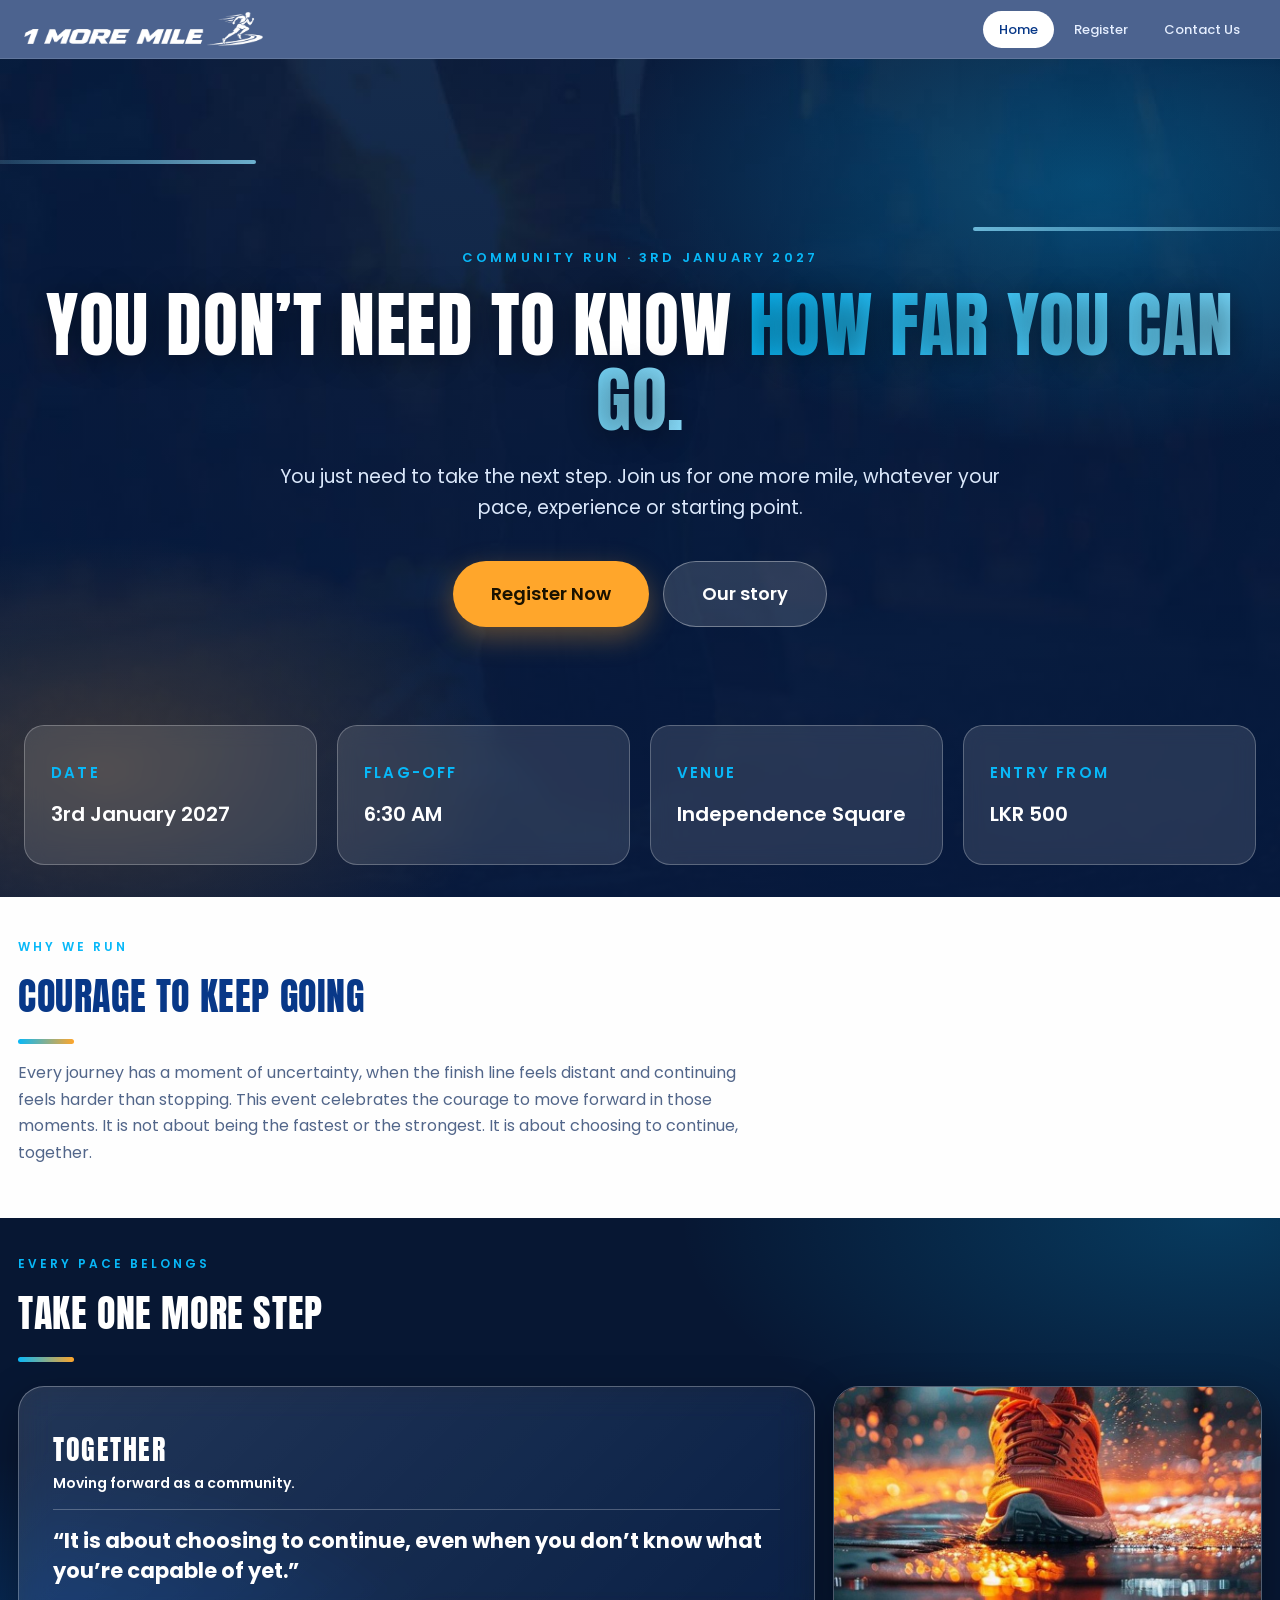
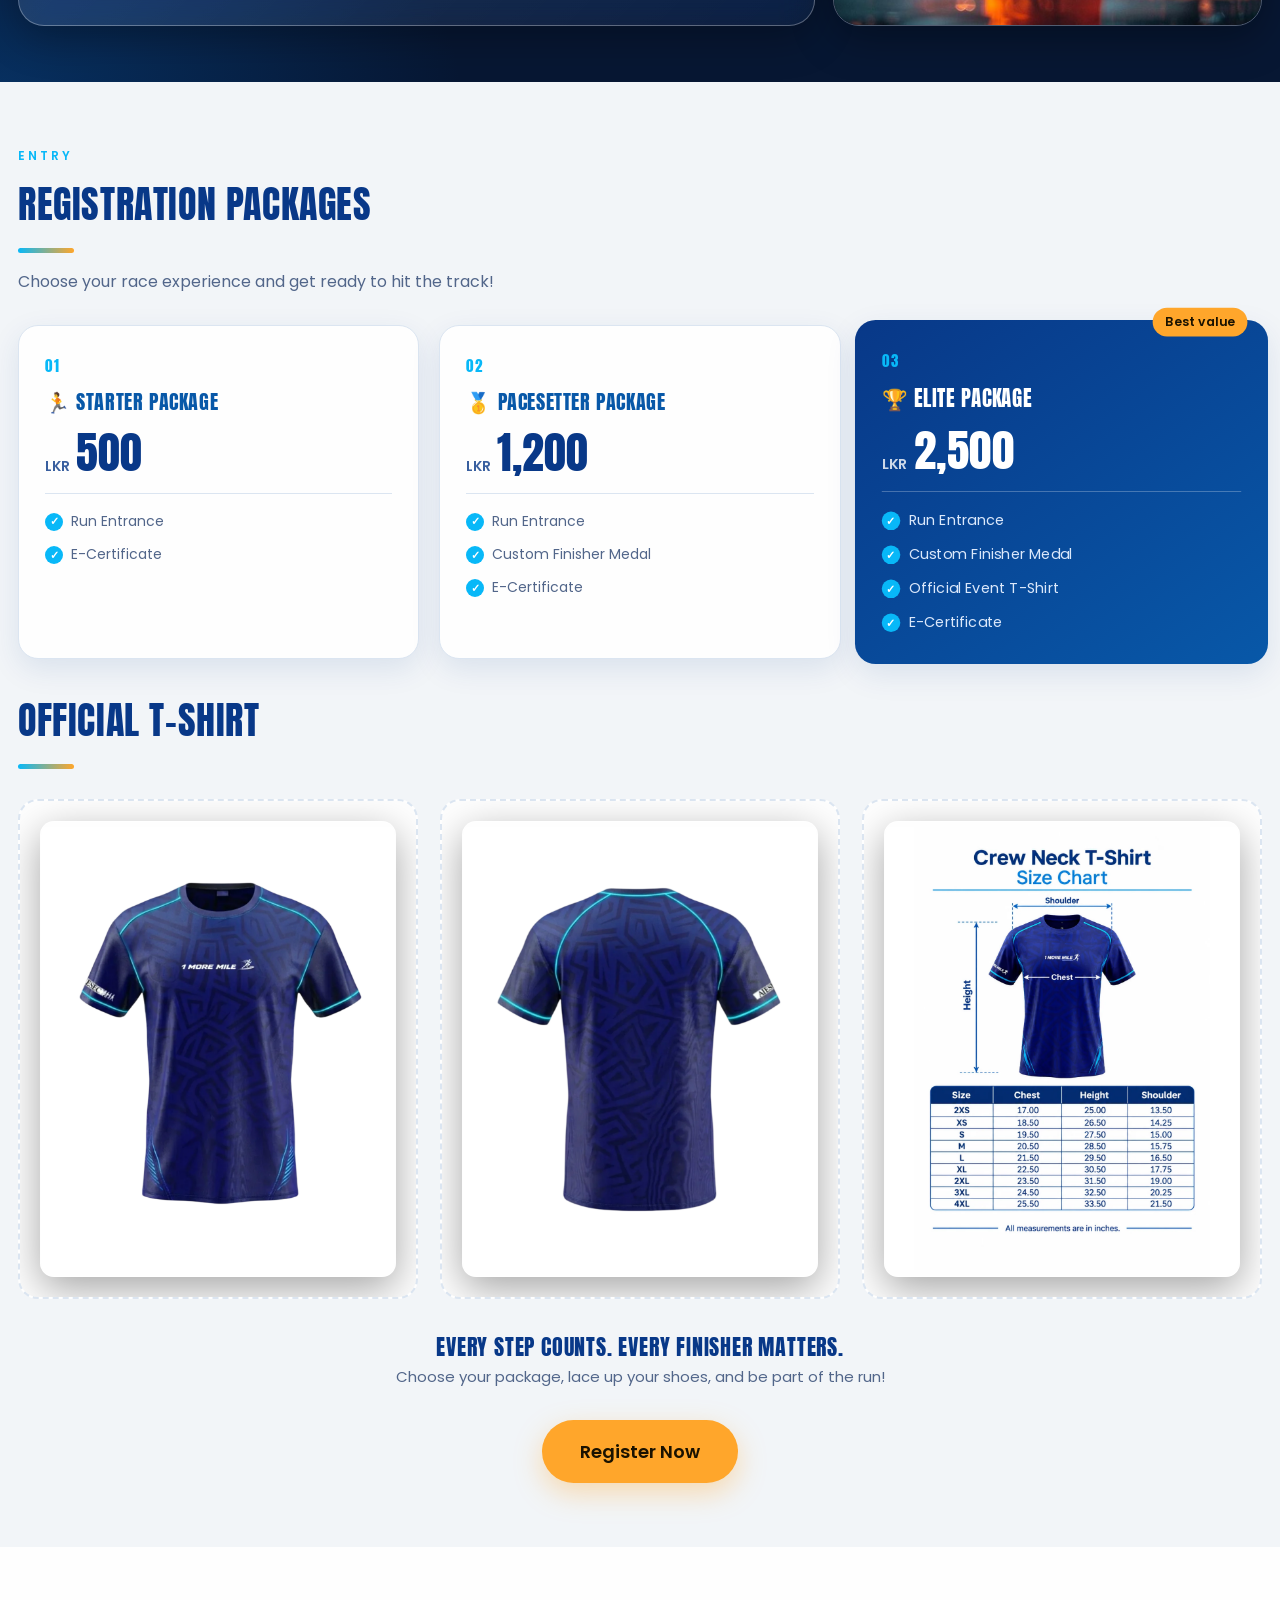
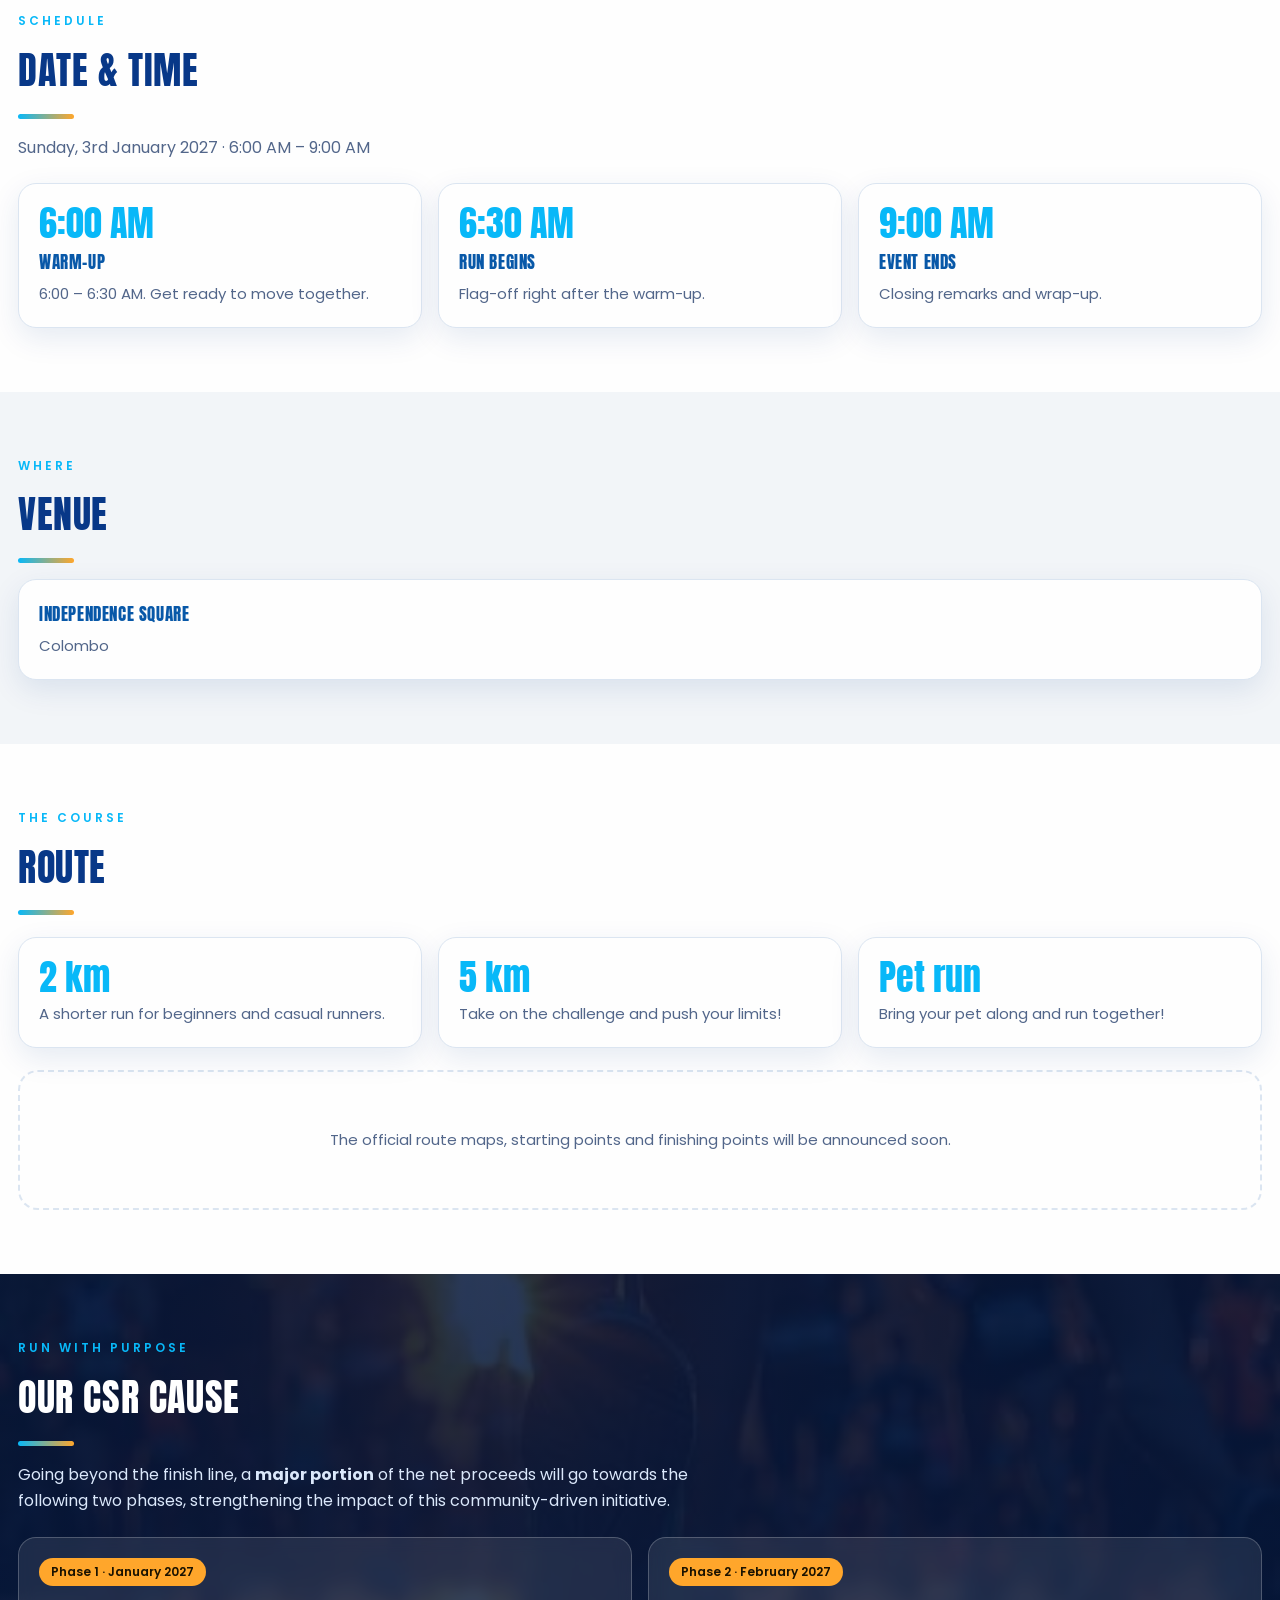
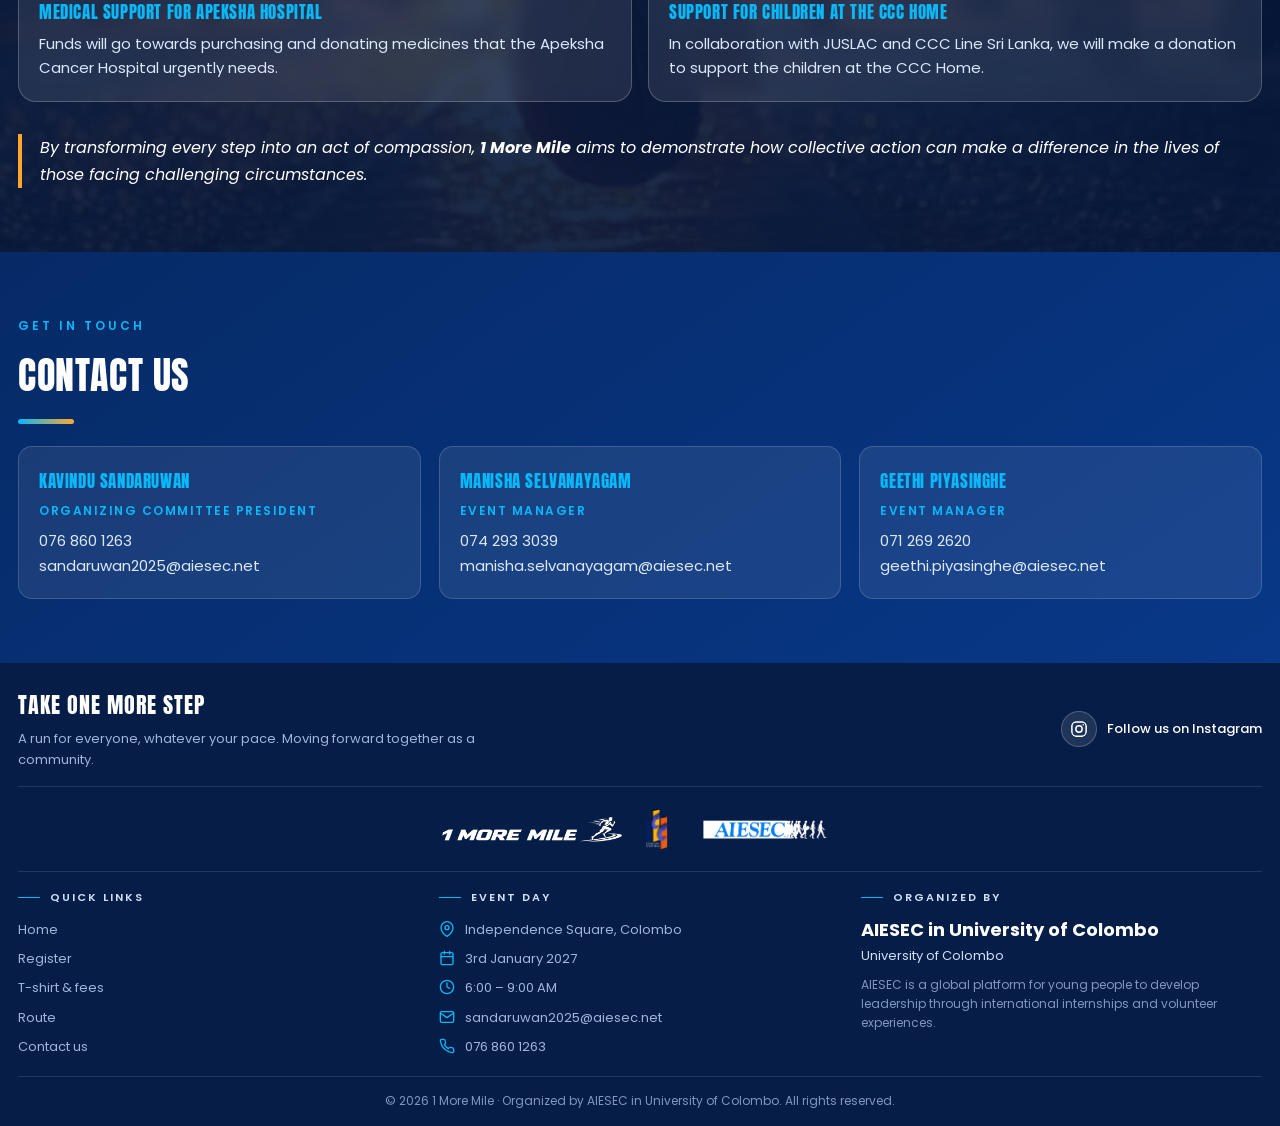
<file: index.html>
<!DOCTYPE html>
<html lang="en">
<head>
<meta charset="UTF-8">
<meta name="viewport" content="width=device-width, initial-scale=1, viewport-fit=cover">
<title>1 More Mile – Community Run</title>
<link rel="icon" href="images/favicon.ico" sizes="any">
<link rel="icon" type="image/png" sizes="32x32" href="images/favicon-32.png">
<link rel="apple-touch-icon" href="images/apple-touch-icon.png">
<link rel="preconnect" href="https://fonts.googleapis.com">
<link href="https://fonts.googleapis.com/css2?family=Anton&family=Poppins:wght@400;500;600&display=swap" rel="stylesheet">
<link rel="stylesheet" href="css/style.css">
</head>
<body>

<nav>
  <img class="nav-logo" src="images/logo-one-line-white.png" alt="1 More Mile" onclick="goHome()">
  <ul>
    <li><a id="nav-home" onclick="goHome()">Home</a></li>
    <li><a id="nav-register" onclick="goRegister()">Register</a></li>
    <li><a id="nav-contact" onclick="goContact()">Contact Us</a></li>
  </ul>
</nav>

<!-- ============ PAGE 1: LANDING ============ -->
<main id="view-home">
  <header class="hero">
    <!-- Background photo: replace images/hero.jpg to change it -->
    <img class="bg-img" src="images/hero.jpg" alt="">
    <div class="shade"></div>
    <span class="eyebrow">Community Run &middot; 3rd January 2027</span>
    <h1>You don’t need to know <span>how far you can go.</span></h1>
    <p>You just need to take the next step. Join us for one more mile, whatever your pace, experience or starting point.</p>
    <div class="hero-cta">
      <a class="btn" onclick="goRegister()">Register Now</a>
      <a class="btn ghost" onclick="goStory()">Our story</a>
    </div>
    <div class="chips">
      <div class="chip"><small>Date</small><b>3rd January 2027</b></div>
      <div class="chip"><small>Flag-off</small><b>6:30 AM</b></div>
      <div class="chip"><small>Venue</small><b>Independence Square</b></div>
      <div class="chip"><small>Entry from</small><b>LKR 500</b></div>
    </div>
  </header>


  <section id="why">
    <div class="wrap reveal">
      <div>
        <span class="label">Why we run</span>
        <h2>Courage to keep going</h2>
        <p class="lead">Every journey has a moment of uncertainty, when the finish line feels distant and continuing feels harder than stopping. This event celebrates the courage to move forward in those moments. It is not about being the fastest or the strongest. It is about choosing to continue, together.</p>
      </div>
    </div>
  </section>

  <section class="gallery-sec">
    <div class="wrap reveal">
      <span class="label">Every pace belongs</span>
      <h2>Take one more step</h2>
      <div class="strip">
        <div class="strip-text">
          <b>Together</b>
          <span class="sub">Moving forward as a community.</span>
          <p>“It is about choosing to continue, even when you don’t know what you’re capable of yet.”</p>
        </div>
        <!-- Side photo: replace images/photo-shoe.jpg to change it -->
        <img class="strip-photo" src="images/photo-shoe.jpg" alt="Runner’s shoe splashing through glowing light">
      </div>
    </div>
  </section>

  <section id="entry" class="alt">
    <div class="wrap reveal">
      <span class="label">Entry</span>
      <h2>Registration packages</h2>
      <p class="lead">Choose your race experience and get ready to hit the track!</p>

      <div class="pkg-grid">
        <div class="pkg-card">
          <span class="pkg-num">01</span>
          <h3>🏃 Starter Package</h3>
          <div class="price"><small>LKR</small>500</div>
          <ul class="pkg-list">
            <li>Run Entrance</li>
            <li>E-Certificate</li>
          </ul>
        </div>
        <div class="pkg-card">
          <span class="pkg-num">02</span>
          <h3>🥇 Pacesetter Package</h3>
          <div class="price"><small>LKR</small>1,200</div>
          <ul class="pkg-list">
            <li>Run Entrance</li>
            <li>Custom Finisher Medal</li>
            <li>E-Certificate</li>
          </ul>
        </div>
        <div class="pkg-card featured">
          <span class="tag">Best value</span>
          <span class="pkg-num">03</span>
          <h3>🏆 Elite Package</h3>
          <div class="price"><small>LKR</small>2,500</div>
          <ul class="pkg-list">
            <li>Run Entrance</li>
            <li>Custom Finisher Medal</li>
            <li>Official Event T-Shirt</li>
            <li>E-Certificate</li>
          </ul>
        </div>
      </div>

      <h2>Official T-Shirt</h2>
      <div class="shirts">
        <div class="shirt-img"><img class="strip-photo" src="images/1MM T shirt front.png" alt="Official T-shirt front"></div>
        <div class="shirt-img"><img class="strip-photo" src="images/1MM T shirt back.png" alt="Official T-shirt back"></div>
        <div class="shirt-img"><img class="strip-photo" src="images/1MM T shirt detail.png" alt="Official T-shirt detail"></div>
      </div>

      <p class="pkg-closing"><b>Every Step Counts. Every Finisher Matters.</b><br>
        Choose your package, lace up your shoes, and be part of the run!</p>

      <div style="text-align:center;margin-top:30px"><a class="btn" onclick="goRegister()">Register Now</a></div>
    </div>
  </section>

  <section id="time">
    <div class="wrap reveal">
      <span class="label">Schedule</span>
      <h2>Date &amp; time</h2>
      <p class="lead">Sunday, 3rd January 2027 &middot; 6:00 AM &ndash; 9:00 AM</p>
      <div class="grid">
        <div class="card"><div class="big">6:00 AM</div><h3>Warm-up</h3><p>6:00 &ndash; 6:30 AM. Get ready to move together.</p></div>
        <div class="card"><div class="big">6:30 AM</div><h3>Run begins</h3><p>Flag-off right after the warm-up.</p></div>
        <div class="card"><div class="big">9:00 AM</div><h3>Event ends</h3><p>Closing remarks and wrap-up.</p></div>
      </div>
    </div>
  </section>

  <section id="venue" class="alt">
    <div class="wrap reveal">
      <span class="label">Where</span>
      <h2>Venue</h2>
      <div class="card"><h3>Independence Square</h3><p>Colombo</p></div>
    </div>
  </section>

  <section id="route">
    <div class="wrap reveal">
      <span class="label">The course</span>
      <h2>Route</h2>
      <div class="grid">
        <div class="card"><div class="big">2 km</div><p>A shorter run for beginners and casual runners.</p></div>
        <div class="card"><div class="big">5 km</div><p>Take on the challenge and push your limits!</p></div>
        <div class="card"><div class="big">Pet run</div><p>Bring your pet along and run together!</p></div>
      </div>
      <div class="mapbox">The official route maps, starting points and finishing points will be announced soon.</div>
    </div>
  </section>

  <section id="csr" class="csr-photo">
    <!-- Background photo: replace images/photo-sunrise.jpg to change it -->
    <img class="bg-img" src="images/photo-sunrise.jpg" alt="">
    <div class="shade"></div>
    <div class="wrap reveal">
      <span class="label">Run with purpose</span>
      <h2>Our CSR cause</h2>
      <p class="lead">Going beyond the finish line, a <b>major portion</b> of the net proceeds will go towards the following two phases, strengthening the impact of this community-driven initiative.</p>
      <div class="grid">
        <div class="card"><span class="phase-tag">Phase 1 &middot; January 2027</span><h3>Medical support for Apeksha Hospital</h3><p>Funds will go towards purchasing and donating medicines that the Apeksha Cancer Hospital urgently needs.</p></div>
        <div class="card"><span class="phase-tag">Phase 2 &middot; February 2027</span><h3>Support for children at the CCC Home</h3><p>In collaboration with JUSLAC and CCC Line Sri Lanka, we will make a donation to support the children at the CCC Home.</p></div>
      </div>
      <p class="csr-quote">By transforming every step into an act of compassion, <b>1 More Mile</b> aims to demonstrate how collective action can make a difference in the lives of those facing challenging circumstances.</p>
    </div>
  </section>

  <section id="contact" class="dark-sec">
    <div class="wrap reveal">
      <span class="label">Get in touch</span>
      <h2>Contact us</h2>
      <div class="grid">
        <div class="card"><h3>Kavindu Sandaruwan</h3><p class="role">Organizing Committee President</p><p>076 860 1263</p><p>sandaruwan2025@aiesec.net</p></div>
        <div class="card"><h3>Manisha Selvanayagam</h3><p class="role">Event Manager</p><p>074 293 3039</p><p>manisha.selvanayagam@aiesec.net</p></div>
        <div class="card"><h3>Geethi Piyasinghe</h3><p class="role">Event Manager</p><p>071 269 2620</p><p>geethi.piyasinghe@aiesec.net</p></div>
      </div>
    </div>
  </section>
</main>

<!-- ============ PAGE 2: REGISTER ============ -->
<main id="view-register">
  <div class="reg-hero">
    <!-- Background photo: replace images/photo-shoe.jpg to change it -->
    <img class="bg-img" src="images/photo-shoe.jpg" alt="">
    <div class="shade"></div>
    <img class="stack-logo" src="images/logo-stacked-white.png" alt="One More Mile">
    <h2>Register for the run</h2>
    <p>Take the first step. Fill in your details below.</p>
  </div>
  <div class="form-card">
    <form id="regForm" onsubmit="return submitForm(event)">
      <div class="how">
        <div><b>1. Register &amp; pay</b>Bank transfer + receipt upload</div>
        <div><b>2. We verify</b>Pending  &rarr; Confirmed </div>
        <div><b>3. Get your QR</b>Sent to your email</div>
      </div>
      <div class="form-section">About you</div>
      <label for="name">Full name</label>
      <input id="name" name="name" required>
      <div class="row">
        <div><label for="age">Age</label><input id="age" name="age" type="number" min="5" max="100" required></div>
        <div><label for="gender">Gender</label>
          <select id="gender" name="gender" required><option value="" disabled selected>Select</option><option>Prefer not to say</option><option>Female</option><option>Male</option><option>Other</option></select></div>
      </div>
      <div class="hint">Under 18? A parent or guardian must give consent for you to take part.</div>
      <div class="row">
        <div><label for="phone">Contact number</label><input id="phone" name="phone" type="tel" inputmode="numeric" autocomplete="tel" maxlength="14" placeholder="0771234567" required></div>
        <div><label for="email">Email</label><input id="email" name="email" type="email" autocomplete="email" maxlength="100" placeholder="you@gmail.com" required></div>
      </div>

      <div class="form-section">Your run</div>
      <div class="row">
        <div><label for="distance">Distance</label>
          <select id="distance" name="distance"><option>2 km</option><option>5 km</option><option>Pet run (bring your pet)</option></select></div>
        <div><label for="package">Package</label>
          <select id="package" name="package" onchange="updatePackage()"><option value="Starter">Starter – LKR 500</option><option value="Pacesetter">Pacesetter – LKR 1,200</option><option value="Elite" selected>Elite – LKR 2,500 (includes T-shirt)</option></select></div>
      </div>
      <div id="shirtBox"><label for="shirt">T-shirt size</label>
        <select id="shirt" name="shirt" required><option value="" disabled selected>Select size</option>
        <option>2XS</option>
        <option>XS</option>
        <option>S</option>
        <option>M</option>
        <option>L</option>
        <option>XL</option>
        <option>2XL</option>
        <option>3XL</option>
        <option>4XL</option>
        </select></div>
      <div class="row">
        <div><label for="runclub">Run club <span class="opt">(optional)</span></label>
          <input id="runclub" name="runclub" type="text" maxlength="100" list="clubList" placeholder="Type your run club's name" autocomplete="off">
          <datalist id="clubList"><option value="CNR"><option value="CCR"><option value="Striders"></datalist></div>
        <div><label for="referral">Referral name <span class="opt">(optional)</span></label>
          <input id="referral" name="referral" type="text" maxlength="100" placeholder="If you are coming through a referral, add their name"></div>
      </div>

      <div class="form-section">Emergency contact</div>
      <div class="row">
        <div><label for="ecname">Name</label><input id="ecname" name="ecname" required></div>
        <div><label for="ecphone">Contact number</label><input id="ecphone" name="ecphone" type="tel" inputmode="numeric" maxlength="14" placeholder="0771234567" required></div>
      </div>
      <div class="check"><input id="ecok" type="checkbox" required><label for="ecok" style="margin:0;font-weight:400">My emergency contact knows I have listed them and is happy to be contacted if needed.</label></div>

      <div class="form-section">Payment (bank transfer)</div>
      <div class="bank">
        <p style="margin:0">Please transfer <b id="payAmount">LKR 2,500</b> to the account below, then upload your receipt.</p>
        <table>
          <tr><td>Bank</td><td><b>Bank of Ceylon</b></td></tr>
          <tr><td>Account name</td><td><b>MS G D G T PIYASINGHE</b></td></tr>
          <tr><td>Account number</td><td><b>0093148732</b></td></tr>
          <tr><td>Branch</td><td><b>Kalutara</b></td></tr>
          <tr><td>Reference</td><td><b>YourName/Month/Date</b></td></tr>
        </table>
      </div>
      <label for="receipt">Upload payment receipt (photo or PDF, max 5 MB)</label>
      <input id="receipt" name="receipt" type="file" accept="image/jpeg,image/png,application/pdf" required>
      <div class="hint">We’ll check your payment and then email you your personal QR code.</div>

      <details class="privacy">
        <summary>Privacy Notice (tap to read)</summary>
        <p><b>Who we are:</b> AIESEC in University of Colombo is organising 1 More Mile and is responsible for your data.</p>
        <p><b>What we collect:</b> your name, age, gender, contact number, email, distance and package, T-shirt size, and your emergency contact’s name and number.</p>
        <p><b>Why:</b> to manage your registration and T-shirt, keep the event safe, and send you event-related messages.</p>
        <p><b>Who sees it:</b> only the organising team and partners helping to run the event. We never sell your data.</p>
        <p><b>How long:</b> we keep it for a limited period (2 weeks) after the event, then delete it.</p>
        <p><b>Your rights:</b> you can ask to see, correct or delete your data at any time by contacting the organising team.</p>
        <p><b>Under 18:</b> a parent or guardian must consent on your behalf.</p>
      </details>
      <div class="check"><input id="agree" type="checkbox" required><label for="agree" style="margin:0;font-weight:400">I confirm I am fit to take part and agree to the event terms.</label></div>
      <div class="check"><input id="privacyok" type="checkbox" required><label for="privacyok" style="margin:0;font-weight:400">I have read the Privacy Notice and agree to my data being used for this event.</label></div>
      <div class="check"><input id="marketing" name="marketing" type="checkbox"><label for="marketing" style="margin:0;font-weight:400">(Optional) Send me updates about future events.</label></div>
      <div class="total"><span>Total to pay</span><span id="total">LKR 2,500</span></div>
      <div class="err" id="formErr"></div>
      <button class="btn" type="submit" id="submitBtn">Submit registration</button>
    </form>
    <div class="success" id="success">
      <div class="tick">&#10003;</div>
      <h2>Registration received!</h2>
      <p>Thank you for registering. We have your details and payment receipt.</p>
      <p><span class="pill pending">Pending</span> &rarr; <span class="pill ok">Confirmed</span></p>
      <p>Once the organisers verify your payment, you’ll get an email with your personal QR code. Please bring it on the day (check your spam folder if you can’t find it). See you at the start line.</p>
    </div>
  </div>
</main>

<footer class="site-footer">
  <div class="foot-wrap">
    <div class="foot-top">
      <div class="foot-intro">
        <h3>Take one more step</h3>
        <p>A run for everyone, whatever your pace. Moving forward together as a community.</p>
      </div>
      <!-- Instagram: change the link below, and replace images/instagram.svg with your own image if you like -->
      <a class="insta" href="https://www.instagram.com/lc_colombo_central?knvt=MTN5eXduNDd3aDQ3aw==" target="_blank" rel="noopener"><img src="images/instagram.svg" alt="Instagram"><span>Follow us on Instagram</span></a>
    </div>

    <div class="foot-line"></div>

    <div class="foot-logos">
      <img class="mm" src="images/logo-one-line-white.png" alt="1 More Mile">
      <div class="logo-chip"><img class="outline" src="images/aiesec-colombo-logo.png" alt="AIESEC in University of Colombo"></div>
      <div class="logo-chip"><img src="images/White-Blue-Logo.png" alt="AIESEC"></div>
    </div>

    <div class="foot-line"></div>

    <div class="foot-cols">
      <div>
        <h4>Quick links</h4>
        <ul>
          <li><a href="#home">Home</a></li>
          <li><a href="#register">Register</a></li>
          <li><a onclick="goSection('entry')">T-shirt &amp; fees</a></li>
          <li><a onclick="goSection('route')">Route</a></li>
          <li><a onclick="goSection('contact')">Contact us</a></li>
        </ul>
      </div>
      <div>
        <h4>Event day</h4>
        <ul>
          <li><svg class="ico" width="18" height="18" viewBox="0 0 24 24" fill="none" stroke="currentColor" stroke-width="2" stroke-linecap="round" stroke-linejoin="round"><path d="M21 10c0 7-9 13-9 13s-9-6-9-13a9 9 0 0 1 18 0z"/><circle cx="12" cy="10" r="3"/></svg><span>Independence Square, Colombo</span></li>
          <li><svg class="ico" width="18" height="18" viewBox="0 0 24 24" fill="none" stroke="currentColor" stroke-width="2" stroke-linecap="round" stroke-linejoin="round"><rect x="3" y="4" width="18" height="18" rx="2"/><path d="M16 2v4M8 2v4M3 10h18"/></svg><span>3rd January 2027</span></li>
          <li><svg class="ico" width="18" height="18" viewBox="0 0 24 24" fill="none" stroke="currentColor" stroke-width="2" stroke-linecap="round" stroke-linejoin="round"><circle cx="12" cy="12" r="10"/><path d="M12 6v6l4 2"/></svg><span>6:00 &ndash; 9:00 AM</span></li>
          <li><svg class="ico" width="18" height="18" viewBox="0 0 24 24" fill="none" stroke="currentColor" stroke-width="2" stroke-linecap="round" stroke-linejoin="round"><path d="M4 4h16a2 2 0 0 1 2 2v12a2 2 0 0 1-2 2H4a2 2 0 0 1-2-2V6a2 2 0 0 1 2-2z"/><path d="M22 6l-10 7L2 6"/></svg><span>sandaruwan2025@aiesec.net</span></li>
          <li><svg class="ico" width="18" height="18" viewBox="0 0 24 24" fill="none" stroke="currentColor" stroke-width="2" stroke-linecap="round" stroke-linejoin="round"><path d="M22 16.9v3a2 2 0 0 1-2.2 2 19.8 19.8 0 0 1-8.6-3.1 19.5 19.5 0 0 1-6-6A19.8 19.8 0 0 1 2.1 4.2 2 2 0 0 1 4.1 2h3a2 2 0 0 1 2 1.7c.1 1 .4 1.9.7 2.8a2 2 0 0 1-.5 2.1L8 9.9a16 16 0 0 0 6 6l1.3-1.3a2 2 0 0 1 2.1-.4c.9.3 1.8.6 2.8.7a2 2 0 0 1 1.7 2z"/></svg><span>076 860 1263</span></li>
        </ul>
      </div>
      <div>
        <h4>Organized by</h4>
        <div class="org-name">AIESEC in University of Colombo</div>
        <p class="org-sub">University of Colombo</p>
        <p class="org-desc">AIESEC is a global platform for young people to develop leadership through international internships and volunteer experiences.</p>
      </div>
    </div>

    <div class="foot-bottom">
      <span>© 2026 1 More Mile · Organized by AIESEC in University of Colombo. All rights reserved.</span>
    </div>
  </div>
</footer>

<script src="js/config.js"></script>
<script src="js/main.js"></script>
</body>
</html>
</file>
<file: css/style.css>
:root{

  --navy:#083888; --royal:#0858A8; --cyan:#08B8F8; --amber:#FFA62B;

  --bg:#FEFEFE; --alt:#F2F5F8; --text:#0b1f44; --muted:#52668a; --card:#FEFEFE; --line:#dbe5f1;

  --shadow:0 10px 30px rgba(8,56,136,.10);
}

@media (prefers-color-scheme:dark){

  :root:not([data-theme="light"]){--bg:#081428;--alt:#0b1c3a;--text:#eef3fb;--muted:#a9b9d3;--card:#102650;--line:#21406f;--shadow:0 10px 30px rgba(0,0,0,.35)}

}

:root[data-theme="dark"]{--bg:#081428;--alt:#0b1c3a;--text:#eef3fb;--muted:#a9b9d3;--card:#102650;--line:#21406f;--shadow:0 10px 30px rgba(0,0,0,.35)}

*,
*::before,
*::after {
  box-sizing: border-box;
}

html{scroll-padding-top:80px;scroll-behavior:smooth;height:100%}

body {
  font-size: 15px;
  margin: 0;
  padding-top: env(safe-area-inset-top, 0px);
  padding-bottom: env(safe-area-inset-bottom, 0px);
  font-family: 'Poppins', Arial, sans-serif;
  background: var(--bg);
  color: var(--text);
  line-height: 1.65;
  overflow-x: hidden;
}

h1,h2,h3{font-family:'Anton','Arial Narrow',Arial,sans-serif;font-weight:400;letter-spacing:.6px;text-transform:uppercase;margin:0}

/* Navigation: frosted glass */

nav{position:sticky;top:env(safe-area-inset-top,0px);z-index:20;display:flex;align-items:center;justify-content:space-between;gap:10px;padding:12px 24px;background:rgba(8,40,100,.72);backdrop-filter:blur(14px);-webkit-backdrop-filter:blur(14px);border-bottom:1px solid rgba(255,255,255,.12)}

.logo-slot{border:1px dashed rgba(255,255,255,.55);color:#fff;font-size:12px;padding:7px 14px;border-radius:8px}

nav ul{list-style:none;display:flex;gap:4px;margin:0;padding:0}

nav a{color:#e6efff;font-weight:500;font-size:13px;padding:9px 16px;border-radius:999px;cursor:pointer;transition:.2s}

nav a:hover{background:rgba(255,255,255,.14)}

nav a.active{background:#fff;color:var(--navy)}

@media(max-width:520px){nav{padding:10px 12px}nav a{padding:8px 10px;font-size:13px}}

/* Hero */

.hero{position:relative;min-height:calc(100vh - 62px);display:flex;flex-direction:column;justify-content:center;align-items:center;text-align:center;color:#fff;padding:76px 24px 158px;background:var(--navy);overflow:hidden}

.hero > .shade::before{content:"";position:absolute;left:-6%;top:12%;width:26%;height:4px;border-radius:4px;background:linear-gradient(90deg,transparent,rgba(139,224,255,.75))}

.hero > .shade::after{content:"";position:absolute;right:-6%;top:20%;width:30%;height:4px;border-radius:4px;background:linear-gradient(270deg,transparent,rgba(139,224,255,.75))}

.hero > *{position:relative;z-index:1}

.eyebrow{display:inline-block;font-size:13px;letter-spacing:3.2px;text-transform:uppercase;font-weight:600;color:var(--cyan);margin-bottom:20px}

.hero h1{width:100%;max-width:1220px;margin:0 auto 24px;font-size:clamp(40px,5.8vw,72px);line-height:1.03;text-shadow:0 4px 30px rgba(0,0,0,.4)}

.hero h1 span{background:linear-gradient(90deg,var(--cyan),#8be0ff);-webkit-background-clip:text;background-clip:text;color:transparent}

.hero p{width:100%;max-width:760px;margin:0 auto 38px;font-size:clamp(16px,1.7vw,19px);line-height:1.65;color:#dbe8fb}

.btn{display:inline-flex;align-items:center;gap:10px;background:var(--amber);color:#1a1200;font-weight:600;font-size:18px;padding:17px 38px;border-radius:999px;border:0;text-decoration:none;cursor:pointer;font-family:inherit;box-shadow:0 10px 28px rgba(255,166,43,.35);transition:transform .2s,box-shadow .2s}

.btn:hover{transform:translateY(-2px);box-shadow:0 14px 34px rgba(255,166,43,.5)}

.btn.ghost{background:rgba(255,255,255,.14);color:#fff;box-shadow:none;border:1px solid rgba(255,255,255,.35)}

.hero-cta{display:flex;gap:14px;flex-wrap:wrap;justify-content:center}

.chips{position:absolute;left:50%;bottom:32px;transform:translateX(-50%);width:min(1440px,calc(100% - 64px));display:grid;grid-template-columns:repeat(4,minmax(0,1fr));gap:18px}

.chip{min-height:96px;display:flex;flex-direction:column;justify-content:center;background:rgba(255,255,255,.12);border:1px solid rgba(255,255,255,.25);backdrop-filter:blur(10px);-webkit-backdrop-filter:blur(10px);border-radius:18px;padding:18px 22px;text-align:left}

.chip small{display:block;color:var(--cyan);font-size:13px;letter-spacing:2px;text-transform:uppercase;font-weight:600;margin-bottom:4px}

.chip b{font-weight:600;font-size:17px;line-height:1.4}

@media(max-width:700px){.hero{padding-bottom:260px}.hero h1{font-size:clamp(36px,7.5vw,54px);max-width:100%}.hero p{font-size:16px}.chips{grid-template-columns:1fr 1fr;width:min(94%,520px)}}

/* Sections */

section{padding:64px 18px}

section.alt{background:var(--alt)}

.wrap{width:min(1440px,100%);max-width:1440px;margin:0 auto}

.label{display:block;font-size:12px;letter-spacing:3px;text-transform:uppercase;font-weight:600;color:var(--cyan);margin-bottom:8px}

h2{font-size:clamp(26px,3.8vw,38px);color:var(--navy);margin-bottom:16px}

@media (prefers-color-scheme:dark){:root:not([data-theme="light"]) h2{color:#fff}}

:root[data-theme="dark"] h2{color:#fff}

.lead{font-size:16px;color:var(--muted);max-width:720px}

.grid{display:grid;grid-template-columns:repeat(auto-fit,minmax(230px,1fr));gap:16px;margin-top:22px}

.card{background:var(--card);border:1px solid var(--line);border-radius:18px;padding:20px;box-shadow:var(--shadow);transition:transform .25s,box-shadow .25s}

.card:hover{transform:translateY(-4px)}

.card h3{font-size:17px;color:var(--royal);margin-bottom:6px}

.card p{margin:0;color:var(--muted)}

.big{font-family:'Anton','Arial Narrow',Arial,sans-serif;font-size:36px;line-height:1.1;color:var(--cyan);margin-bottom:4px}

.mapbox{margin-top:22px;border:2px dashed var(--line);border-radius:20px;padding:56px 20px;text-align:center;color:var(--muted);background:var(--card)}

/* Shirts + pricing */

.shirts{display:grid;grid-template-columns:repeat(3,minmax(0,1fr));gap:22px;margin:30px 0}

.shirt-img{width:100%;min-height:390px;aspect-ratio:4/5;border:2px dashed var(--line);border-radius:20px;display:flex;align-items:center;justify-content:center;text-align:center;color:var(--muted);padding:20px;background:var(--card);overflow:hidden}

.shirt-img img{display:block;width:100%;height:100%;min-height:350px;object-fit:contain;object-position:center;border-radius:14px}

.price-grid{display:grid;grid-template-columns:repeat(auto-fit,minmax(260px,1fr));gap:20px}

.price-card{border-radius:20px;padding:26px;border:1px solid var(--line);background:var(--card);box-shadow:var(--shadow)}

.price-card.featured{background:linear-gradient(145deg,var(--navy),var(--royal));color:#fff;border:0;transform:scale(1.03)}

.price-card .tag{display:inline-block;font-size:12px;font-weight:600;padding:4px 12px;border-radius:999px;background:var(--amber);color:#1a1200}

.price-card .tag.cy{background:var(--cyan)}

.price{font-family:'Anton','Arial Narrow',Arial,sans-serif;font-size:44px;line-height:1.1;margin:14px 0 4px}

.price small{font-family:'Poppins',Arial,sans-serif;font-size:14px;font-weight:600;opacity:.8;margin-right:6px}

.price-card p{margin:0;opacity:.85}

/* Contact */

.dark-sec{background:linear-gradient(145deg,#062a66,var(--navy));color:#fff}

.dark-sec h2{color:#fff}

.dark-sec .card{background:rgba(255,255,255,.08);border-color:rgba(255,255,255,.2);box-shadow:none}

.dark-sec .card h3{color:var(--cyan)}

.dark-sec .card p{color:#dbe8fb}

/* Register page */

.reg-hero{position:relative;overflow:hidden;background:var(--navy);color:#fff;text-align:center;padding:70px 20px 110px}

.reg-hero h2{color:#fff;margin:0 0 8px}

.reg-hero p{margin:0;color:#dbe8fb}

.form-card{width:min(680px,100%);max-width:680px;margin:-60px auto 0;position:relative;background:var(--card);border:1px solid var(--line);border-radius:24px;padding:34px;box-shadow:0 20px 50px rgba(8,56,136,.18)}

.form-section{font-size:12px;letter-spacing:2px;text-transform:uppercase;font-weight:600;color:var(--royal);margin:26px 0 2px}

.form-section:first-of-type{margin-top:0}

label{display:block;font-weight:500;font-size:13px;margin:14px 0 6px}

input,select{width:100%;padding:11px 13px;border:1.5px solid var(--line);border-radius:12px;font:inherit;font-size:14px;background:var(--bg);color:var(--text);transition:.2s}

input:focus,select:focus{outline:none;border-color:var(--cyan);box-shadow:0 0 0 4px rgba(8,184,248,.18)}

.row{display:grid;grid-template-columns:1fr 1fr;gap:14px}

@media(max-width:560px){.row{grid-template-columns:1fr}.form-card{padding:24px 18px}}

.check{display:flex;gap:10px;align-items:flex-start;margin-top:22px;font-size:13px}

.check input{width:auto;margin-top:5px}

.total{display:flex;justify-content:space-between;align-items:center;margin-top:24px;padding:16px 20px;border-radius:14px;background:var(--alt);font-weight:600}

.total span:last-child{font-family:'Anton','Arial Narrow',Arial,sans-serif;font-size:21px;color:var(--royal);letter-spacing:.5px}

.form-card .btn{width:100%;justify-content:center;margin-top:18px}

.success{display:none;text-align:center;padding:30px 10px}

.success h2{color:var(--royal)}

.tick{width:70px;height:70px;border-radius:50%;background:var(--cyan);color:#fff;display:flex;align-items:center;justify-content:center;font-size:36px;margin:0 auto 14px}

#view-register{display:none;padding-bottom:70px}

/* Photos: <img class="bg-img"> sits behind, <div class="shade"> is the colour overlay */

.bg-img{display:block;object-fit:cover}

.hero > .bg-img,.hero > .shade,.csr-photo > .bg-img,.csr-photo > .shade,.reg-hero > .bg-img,.reg-hero > .shade{position:absolute;inset:0;width:100%;height:100%;z-index:0}

.hero > .shade{overflow:hidden;background:radial-gradient(55% 45% at 85% 15%,rgba(8,184,248,.30),transparent 70%),radial-gradient(45% 40% at 8% 85%,rgba(255,166,43,.20),transparent 70%),linear-gradient(180deg,rgba(6,24,60,.35),rgba(6,24,60,.88))}

.csr-photo > .shade{background:linear-gradient(rgba(6,24,60,.86),rgba(6,24,60,.92))}

.csr-photo .wrap{position:relative;z-index:1}

.reg-hero > .bg-img{object-position:center 60%}

.reg-hero > .shade{background:linear-gradient(180deg,rgba(6,24,60,.55),rgba(6,24,60,.92))}

.reg-hero > :not(.bg-img):not(.shade){position:relative;z-index:1}

/* Extra polish */

.nav-logo{height:34px;width:auto;cursor:pointer;display:block}

.stack-logo{width:190px;max-width:55%;margin:0 auto 14px;display:block}

.marquee{background:var(--amber);color:#1a1200;overflow:hidden;white-space:nowrap;transform:rotate(-1.2deg);margin:-26px -20px 0;position:relative;z-index:2;box-shadow:0 10px 30px rgba(0,0,0,.2)}

.marquee .track{display:inline-flex;gap:26px;padding:14px 0;animation:slide 38s linear infinite;font-family:'Anton','Arial Narrow',Arial,sans-serif;font-size:22px;letter-spacing:2px;text-transform:uppercase}

.marquee i{font-style:normal;font-size:10px;align-self:center}

@keyframes slide{to{transform:translateX(-50%)}}

.split{display:grid;grid-template-columns:1.2fr 1fr;gap:48px;align-items:center}

@media(max-width:760px){.split{grid-template-columns:1fr}}

.markpanel{background:linear-gradient(145deg,var(--navy),var(--royal));border-radius:28px;padding:40px;box-shadow:0 24px 60px rgba(8,56,136,.35);position:relative;overflow:hidden}

.markpanel::after{content:"";position:absolute;width:220px;height:220px;border-radius:50%;background:radial-gradient(circle,rgba(8,184,248,.55),transparent 70%);right:-60px;top:-60px}

.markpanel img{width:100%;display:block;position:relative;z-index:1}

.gallery{display:grid;grid-template-columns:1fr 1fr;grid-template-rows:260px 260px;gap:18px;margin-top:30px}

@media(max-width:700px){.gallery{grid-template-columns:1fr;grid-template-rows:380px 260px auto}}

.photo{margin:0;border-radius:26px;background-size:cover;background-position:center;position:relative;overflow:hidden;box-shadow:var(--shadow)}

.photo.tall{grid-row:span 2}

.photo::before{content:"";position:absolute;inset:0;background:linear-gradient(180deg,transparent 45%,rgba(6,24,60,.85))}

.photo figcaption{position:absolute;left:22px;right:22px;bottom:18px;color:#fff;font-size:14px}

.photo figcaption b{display:block;font-family:'Anton','Arial Narrow',Arial,sans-serif;font-size:26px;letter-spacing:1px;text-transform:uppercase;color:var(--amber);font-weight:400}

.photo.quote{background:linear-gradient(145deg,var(--navy),var(--royal));display:flex;align-items:center;padding:28px}

.photo.quote::before{display:none}

.photo.quote p{margin:0;color:#fff;font-size:19px;font-weight:500;line-height:1.5}

.csr-photo{position:relative;overflow:hidden;background:var(--navy);color:#fff}

.csr-photo h2{color:#fff}

.csr-photo .lead{color:#dbe8fb}

.csr-photo .card{background:rgba(255,255,255,.09);border-color:rgba(255,255,255,.22);box-shadow:none;backdrop-filter:blur(8px);-webkit-backdrop-filter:blur(8px)}

.csr-photo .card h3{color:var(--cyan)}

.csr-photo .card p{color:#dbe8fb}

h2::after{content:"";display:block;width:56px;height:5px;border-radius:5px;margin-top:12px;background:linear-gradient(90deg,var(--cyan),var(--amber))}

.reg-hero h2::after,.dark-sec h2::after{margin-left:auto;margin-right:auto}

.dark-sec h2::after{margin-left:0}

@media (prefers-reduced-motion:reduce){.marquee .track{animation:none}}

.strip{display:grid;grid-template-columns:65fr 35fr;grid-template-rows:240px;gap:18px;margin-top:24px}

.strip-text{display:flex;flex-direction:column;justify-content:center;padding:24px 34px;color:#fff;border-radius:26px;background:linear-gradient(135deg,rgba(255,255,255,.13),rgba(255,255,255,.04));border:1px solid rgba(255,255,255,.3);backdrop-filter:blur(16px) saturate(140%);-webkit-backdrop-filter:blur(16px) saturate(140%);box-shadow:0 12px 40px rgba(0,0,0,.3)}

.strip-text b{display:block;font-family:'Anton','Arial Narrow',Arial,sans-serif;font-weight:400;font-size:28px;letter-spacing:1.5px;text-transform:uppercase;color:#fff}

.strip-text .sub{display:block;color:#fff;font-weight:600;font-size:14px;padding-bottom:14px;margin-bottom:16px;border-bottom:1px solid rgba(255,255,255,.25)}

.strip-text p{margin:0;font-size:clamp(16px,1.9vw,21px);font-weight:700;line-height:1.4}

.strip-photo{display:block;width:100%;height:100%;object-fit:cover;object-position:center 78%;border-radius:26px;border:1px solid rgba(255,255,255,.3);box-shadow:0 12px 40px rgba(0,0,0,.35);min-height:0}

@media(max-width:700px){.strip{grid-template-columns:1fr;grid-template-rows:auto 200px}.strip-text{padding:22px 20px}}

.gallery-sec{position:relative;overflow:hidden;color:#fff;background:radial-gradient(70% 90% at 95% 0%,rgba(8,184,248,.22),transparent 60%),radial-gradient(60% 80% at 0% 100%,rgba(8,88,168,.38),transparent 60%),#071733}

.gallery-sec h2{color:#fff}

/* tighter space between "Why we run" and the photo section */

#why{padding-top:40px;padding-bottom:36px;scroll-margin-top:-20px}

.gallery-sec{padding-top:36px;padding-bottom:56px}

.dark-sec .card p.role{color:var(--cyan);font-weight:600;font-size:12px;letter-spacing:1.5px;text-transform:uppercase;margin-bottom:8px}

.hint{font-size:12px;color:var(--muted);margin-top:8px}

details.privacy{margin-top:24px;border:1px solid var(--line);border-radius:14px;padding:14px 18px;background:var(--alt)}

details.privacy summary{cursor:pointer;font-weight:600;color:var(--royal)}

details.privacy p{margin:10px 0 0;font-size:13px;color:var(--muted)}

details.privacy p b{color:var(--text)}

.err{display:none;margin-top:16px;padding:12px 16px;border-radius:12px;background:rgba(220,60,60,.12);border:1px solid rgba(220,60,60,.5);color:#c0392b;font-size:13px;font-weight:500}

.how{display:grid;grid-template-columns:repeat(3,1fr);gap:10px;margin-bottom:24px}

.how div{background:var(--alt);border:1px solid var(--line);border-radius:14px;padding:12px;font-size:12px;text-align:center;color:var(--muted)}

.how b{display:block;color:var(--royal);font-size:13px;margin-bottom:4px}

@media(max-width:560px){.how{grid-template-columns:1fr}}

.pill{display:inline-block;font-size:12px;font-weight:600;padding:3px 12px;border-radius:999px}

.pill.pending{background:#fde7d3;color:#c2410c}

.pill.ok{background:#d6f5e3;color:#0f7a43}

.bank{background:var(--alt);border:1px solid var(--line);border-radius:14px;padding:16px 18px;font-size:13px;margin-bottom:4px}

.bank table{width:100%;border-collapse:collapse;margin-top:10px}

.bank td{padding:5px 0;color:var(--muted)}

.bank td:last-child{text-align:right;color:var(--text)}

input[type=file]{padding:9px;font-size:13px}

@media (prefers-color-scheme:dark){:root:not([data-theme="light"]) .total span:last-child{color:var(--cyan)}}

:root[data-theme="dark"] .total span:last-child{color:var(--cyan)}

.phase-tag{display:inline-block;margin-bottom:12px;padding:4px 12px;border-radius:999px;background:var(--amber);color:#1a1200;font-size:12px;font-weight:600}

.csr-quote{margin:32px 0 0;padding-left:18px;border-left:4px solid var(--amber);font-style:italic;font-size:16px;line-height:1.7;color:#fff}

.csr-quote b{font-weight:700}

/* Footer */

.site-footer{background:#061d47;color:#cfe0f8;padding:24px 18px 0;text-align:left}

.foot-wrap{width:min(1440px,100%);max-width:1440px;margin:0 auto}

.foot-top{display:flex;flex-wrap:wrap;align-items:center;justify-content:space-between;gap:16px}

.foot-intro h3{font-family:'Anton','Arial Narrow',Arial,sans-serif;font-weight:400;font-size:22px;letter-spacing:1px;text-transform:uppercase;color:#fff}

.foot-intro p{margin:4px 0 0;max-width:520px;color:#9fb6da;font-size:13px}

.insta{display:inline-flex;align-items:center;gap:10px;color:#fff;text-decoration:none;font-size:13px;font-weight:500}

.insta img{width:36px;height:36px;padding:8px;border-radius:50%;background:rgba(255,255,255,.1);border:1px solid rgba(255,255,255,.22);transition:background .2s}

.insta:hover img{background:rgba(255,255,255,.22)}

.foot-line{border-top:1px solid rgba(255,255,255,.12);margin:16px 0}

.foot-logos{display:flex;flex-wrap:wrap;gap:18px;align-items:center;justify-content:center}

.foot-logos > img.mm{height:30px;width:auto;display:block}

.logo-chip{height:56px;display:flex;align-items:center;justify-content:center}

.logo-chip img{max-height:44px;width:auto;max-width:130px;display:block}

.logo-chip img.outline{filter:drop-shadow(0 0 .6px #fff) drop-shadow(0 0 .6px #fff) drop-shadow(0 0 3px rgba(255,255,255,.35))}

.foot-cols{display:grid;grid-template-columns:repeat(auto-fit,minmax(210px,1fr));gap:20px}

.foot-cols h4{display:flex;align-items:center;gap:10px;margin:0 0 12px;font-size:11px;letter-spacing:2px;text-transform:uppercase;color:#cfe0f8;font-weight:600}

.foot-cols h4::before{content:"";width:22px;height:1px;background:var(--cyan)}

.foot-cols ul{list-style:none;margin:0;padding:0;display:grid;gap:8px}

.foot-cols li,.foot-cols a{color:#9fb6da;font-size:13px;text-decoration:none}

.foot-cols a{cursor:pointer;transition:color .2s}

.foot-cols a:hover{color:#fff}

.foot-cols li{display:flex;gap:10px;align-items:flex-start}

.foot-cols li svg{flex:0 0 16px;width:16px;height:16px;margin-top:2px;color:var(--cyan)}

.org-name{font-size:18px;font-weight:700;line-height:1.25;color:#fff;margin-bottom:4px}

.org-sub{margin:0 0 8px;color:#cfe0f8;font-size:13px}

.org-desc{margin:0;color:#7f97bf;font-size:12px;line-height:1.6}

.foot-bottom{display:flex;justify-content:center;align-items:center;text-align:center;margin-top:18px;padding:14px 0 16px;border-top:1px solid rgba(255,255,255,.12);font-size:12px;line-height:1.6;color:#7f97bf}

/* Fade-in on scroll */

.js .reveal{opacity:0;transform:translateY(24px);transition:opacity .7s,transform .7s}

.js .reveal.in{opacity:1;transform:none}

@media (prefers-reduced-motion:reduce){.js .reveal{opacity:1;transform:none;transition:none}html{scroll-behavior:auto}}

/* =========================================
   RESPONSIVE LAYOUT
========================================= */

*,
*::before,
*::after {
  box-sizing: border-box;
}

html,
body {
  max-width: 100%;
  overflow-x: hidden;
}

.grid,
.shirts,
.price-grid,
.foot-cols,
.grid > *,
.shirts > *,
.price-grid > *,
.foot-cols > * {
  min-width: 0;
}

/* Hero content follows the same centered alignment as the page sections. */
.hero > .eyebrow,
.hero > h1,
.hero > p,
.hero > .hero-cta {
  width: 100%;
  margin-left: auto;
  margin-right: auto;
}

.hero > .eyebrow { max-width: 1440px; }
.hero > h1 { max-width: 1220px; }
.hero > p { max-width: 760px; }
.hero > .hero-cta { max-width: 760px; }

/* Keep the four event cards balanced and readable. */
.chips {
  grid-template-columns: repeat(4, minmax(0, 1fr));
}

/* Contact cards: three equal columns on larger screens. */
.dark-sec .grid {
  grid-template-columns: repeat(3, minmax(0, 1fr));
  gap: 18px;
}

.dark-sec .card {
  border: 1px solid rgba(255, 255, 255, 0.16);
  border-radius: 14px;
  padding: 20px;
  box-shadow: none;
  overflow-wrap: anywhere;
}

/* Footer logo sizing and clarity. */
.foot-logos {
  display: flex;
  flex-wrap: wrap;
  align-items: center;
  justify-content: center;
  gap: 16px;
}

.foot-logos > img.mm {
  display: block;
  width: auto;
  height: 34px;
  max-width: 180px;
  object-fit: contain;
}

.logo-chip {
  min-width: 0;
  height: 52px;
  display: flex;
  align-items: center;
  justify-content: center;
  padding: 4px 8px;
}

.logo-chip img {
  display: block;
  width: auto;
  height: auto;
  max-width: 130px;
  max-height: 40px;
  object-fit: contain;
}

.logo-chip img.outline {
  filter: none;
}

/* Medium screens and tablets. */
@media (max-width: 900px) {
  section {
    padding: 52px 22px;
  }

  .wrap,
  .foot-wrap {
    width: 100%;
    max-width: 100%;
  }

  .hero {
    padding-left: 22px;
    padding-right: 22px;
  }

  .hero h1 {
    font-size: clamp(40px, 6.2vw, 60px);
  }

  .chips {
    width: calc(100% - 44px);
    gap: 12px;
  }

  .chip {
    min-height: 90px;
    padding: 15px 16px;
  }

  .chip b {
    font-size: 15px;
  }

  .shirts {
    grid-template-columns: repeat(2, minmax(0, 1fr));
  }

  .shirt-img {
    min-height: 340px;
  }

  .dark-sec .grid {
    grid-template-columns: repeat(2, minmax(0, 1fr));
  }

  .foot-cols {
    grid-template-columns: repeat(2, minmax(0, 1fr));
  }
}

/* Mobile screens. */
@media (max-width: 600px) {
  html {
    scroll-padding-top: 64px;
  }

  section {
    padding: 44px 16px;
  }

  nav {
    width: 100%;
    gap: 6px;
    padding: 9px 12px;
  }

  .nav-logo {
    height: 27px;
    max-width: 42%;
    object-fit: contain;
  }

  nav ul {
    flex: 0 0 auto;
    gap: 1px;
  }

  nav a {
    display: block;
    padding: 7px 8px;
    font-size: 11px;
    white-space: nowrap;
  }

  .hero {
    min-height: auto;
    padding: 64px 16px 250px;
  }

  .hero h1 {
    max-width: 100%;
    font-size: clamp(34px, 9vw, 48px);
    line-height: 1.06;
  }

  .hero p {
    max-width: 100%;
    font-size: 15px;
    line-height: 1.6;
  }

  .hero .eyebrow {
    font-size: 11px;
    letter-spacing: 2.4px;
  }

  .hero-cta {
    gap: 10px;
  }

  .hero-cta .btn {
    font-size: 14px;
    padding: 12px 22px;
  }

  .chips {
    bottom: 16px;
    width: calc(100% - 32px);
    grid-template-columns: repeat(2, minmax(0, 1fr));
    gap: 8px;
  }

  .chip {
    min-height: 76px;
    padding: 10px 12px;
    border-radius: 12px;
  }

  .chip small {
    font-size: 10px;
    letter-spacing: 1.5px;
  }

  .chip b {
    font-size: 12px;
    line-height: 1.35;
  }

  .grid,
  .price-grid {
    grid-template-columns: minmax(0, 1fr);
    gap: 14px;
  }

  .shirts {
    grid-template-columns: repeat(2, minmax(0, 1fr));
    gap: 12px;
  }

  .shirt-img {
    min-height: 250px;
    aspect-ratio: 3/4;
    padding: 12px;
  }

  .shirt-img img {
    min-height: 220px;
  }

  .card,
  .price-card {
    width: 100%;
    min-width: 0;
  }

  .price-card.featured {
    transform: none;
  }

  .strip {
    grid-template-columns: minmax(0, 1fr);
    grid-template-rows: auto 190px;
    gap: 14px;
  }

  .strip-text {
    padding: 22px 20px;
  }

  .dark-sec {
    padding: 42px 16px;
  }

  .dark-sec .grid {
    grid-template-columns: minmax(0, 1fr);
    gap: 12px;
  }

  .dark-sec .card {
    padding: 17px 18px;
  }

  .form-card {
    width: calc(100% - 28px);
    max-width: 680px;
    padding: 24px 18px;
    margin-top: -55px;
  }

  .row,
  .how {
    grid-template-columns: minmax(0, 1fr);
    gap: 8px;
  }

  .bank {
    padding: 14px;
    overflow-wrap: anywhere;
  }

  .bank table {
    table-layout: fixed;
  }

  .bank td {
    overflow-wrap: anywhere;
  }

  .total {
    gap: 12px;
    padding: 14px;
  }

  .site-footer {
    padding: 28px 16px 0;
  }

  .foot-top {
    flex-direction: column;
    align-items: flex-start;
    gap: 18px;
  }

  .foot-intro {
    width: 100%;
    max-width: 100%;
  }

  .foot-intro h3 {
    font-size: 20px;
  }

  .foot-intro p,
  .insta {
    font-size: 12px;
  }

  .foot-line {
    margin: 18px 0;
  }

  .foot-logos {
    gap: 10px;
    padding: 4px 0;
  }

  .foot-logos > img.mm {
    height: 26px;
    max-width: 125px;
  }

  .logo-chip {
    height: 42px;
    padding: 3px 6px;
  }

  .logo-chip img {
    max-width: 92px;
    max-height: 33px;
  }

  .foot-cols {
    grid-template-columns: minmax(0, 1fr);
    gap: 24px;
  }

  .org-name {
    font-size: 17px;
  }

  .org-desc {
    max-width: 100%;
  }

  .foot-bottom {
    justify-content: center;
    text-align: center;
    font-size: 11px;
    line-height: 1.6;
  }
}

/* Very narrow phones. */
@media (max-width: 380px) {
  nav {
    padding-right: 8px;
    padding-left: 8px;
    gap: 4px;
  }

  .nav-logo {
    height: 23px;
  }

  nav a {
    padding: 6px;
    font-size: 10px;
  }

  .hero {
    padding-right: 12px;
    padding-left: 12px;
  }

  .chips {
    width: calc(100% - 24px);
  }

  .chip {
    padding: 8px;
  }

  .chip b {
    font-size: 11px;
  }

  .shirts {
    grid-template-columns: minmax(0, 1fr);
  }

  .shirt-img {
    min-height: 300px;
  }

  .foot-logos {
    gap: 7px;
  }

  .foot-logos > img.mm {
    max-width: 108px;
  }

  .logo-chip img {
    max-width: 78px;
  }
}

 
/* =========================================
   HERO EVENT INFORMATION CARDS - SIZE UPDATE
========================================= */

/* Desktop */
.chips {
    width: min(1600px, calc(100% - 48px));
    gap: 20px;
}

.chip {
    min-height: 140px;
    padding: 24px 26px;
    border-radius: 20px;
    gap: 8px;
}

.chip small {
    font-size: 15px;
    letter-spacing: 2.2px;
    margin-bottom: 5px;
}

.chip b {
    font-size: 20px;
    line-height: 1.5;
    font-weight: 600;
}

/* Tablets */
@media (max-width: 900px) {
    .chips {
        width: calc(100% - 40px);
        gap: 12px;
    }

    .chip {
        min-height: 110px;
        padding: 18px;
    }

    .chip small {
        font-size: 12px;
    }

    .chip b {
        font-size: 17px;
    }
}

/* Mobile */
@media (max-width: 600px) {
    .chips {
        width: calc(100% - 32px);
        grid-template-columns: repeat(2, minmax(0, 1fr));
        gap: 10px;
    }

    .chip {
        min-height: 90px;
        padding: 13px;
        border-radius: 14px;
    }

    .chip small {
        font-size: 10px;
        letter-spacing: 1.5px;
    }

    .chip b {
        font-size: 13px;
        line-height: 1.4;
    }
}

/* Very small phones */
@media (max-width: 380px) {
    .chip {
        min-height: 82px;
        padding: 10px;
    }

    .chip b {
        font-size: 12px;
    }
}

/* Registration packages */
.pkg-grid{display:grid;grid-template-columns:repeat(3,minmax(0,1fr));gap:20px;margin:30px 0;align-items:stretch}
.pkg-card{position:relative;display:flex;flex-direction:column;background:var(--card);border:1px solid var(--line);border-radius:20px;padding:28px 26px;box-shadow:var(--shadow);transition:transform .25s}
.pkg-card:hover{transform:translateY(-4px)}
.pkg-card h3{font-size:20px;color:var(--royal);margin:6px 0 0}
.pkg-card .price{margin:10px 0 16px;color:var(--navy)}
.pkg-num{font-family:'Anton','Arial Narrow',Arial,sans-serif;font-size:15px;letter-spacing:2px;color:var(--cyan)}
.pkg-list{list-style:none;margin:0;padding:16px 0 0;border-top:1px solid var(--line);display:grid;gap:10px}
.pkg-list li{position:relative;padding-left:26px;color:var(--muted);font-size:14px}
.pkg-list li::before{content:"✓";position:absolute;left:0;top:0;width:18px;height:18px;border-radius:50%;background:var(--cyan);color:#fff;font-size:11px;font-weight:700;display:flex;align-items:center;justify-content:center;margin-top:3px}
.pkg-card .tag{position:absolute;top:-12px;right:20px;font-size:12px;font-weight:600;padding:4px 12px;border-radius:999px;background:var(--amber);color:#1a1200}

.pkg-card.featured{background:linear-gradient(145deg,var(--navy),var(--royal));border:0;color:#fff;transform:scale(1.03)}
.pkg-card.featured:hover{transform:scale(1.03) translateY(-4px)}
.pkg-card.featured h3,.pkg-card.featured .price{color:#fff}
.pkg-card.featured .pkg-list{border-top-color:rgba(255,255,255,.25)}
.pkg-card.featured .pkg-list li{color:#dbe8fb}

.pkg-closing{text-align:center;margin:10px auto 0;max-width:600px;color:var(--muted)}
.pkg-closing b{color:var(--navy);font-family:'Anton','Arial Narrow',Arial,sans-serif;font-weight:400;font-size:22px;letter-spacing:.8px;text-transform:uppercase}

@media (prefers-color-scheme:dark){:root:not([data-theme="light"]) .pkg-card .price,:root:not([data-theme="light"]) .pkg-closing b{color:#fff}}
:root[data-theme="dark"] .pkg-card .price,:root[data-theme="dark"] .pkg-closing b{color:#fff}

@media(max-width:900px){.pkg-grid{grid-template-columns:1fr;max-width:460px;margin-left:auto;margin-right:auto}.pkg-card.featured,.pkg-card.featured:hover{transform:none}}

.opt{font-weight:400;color:var(--muted);font-size:12px}
</file>
